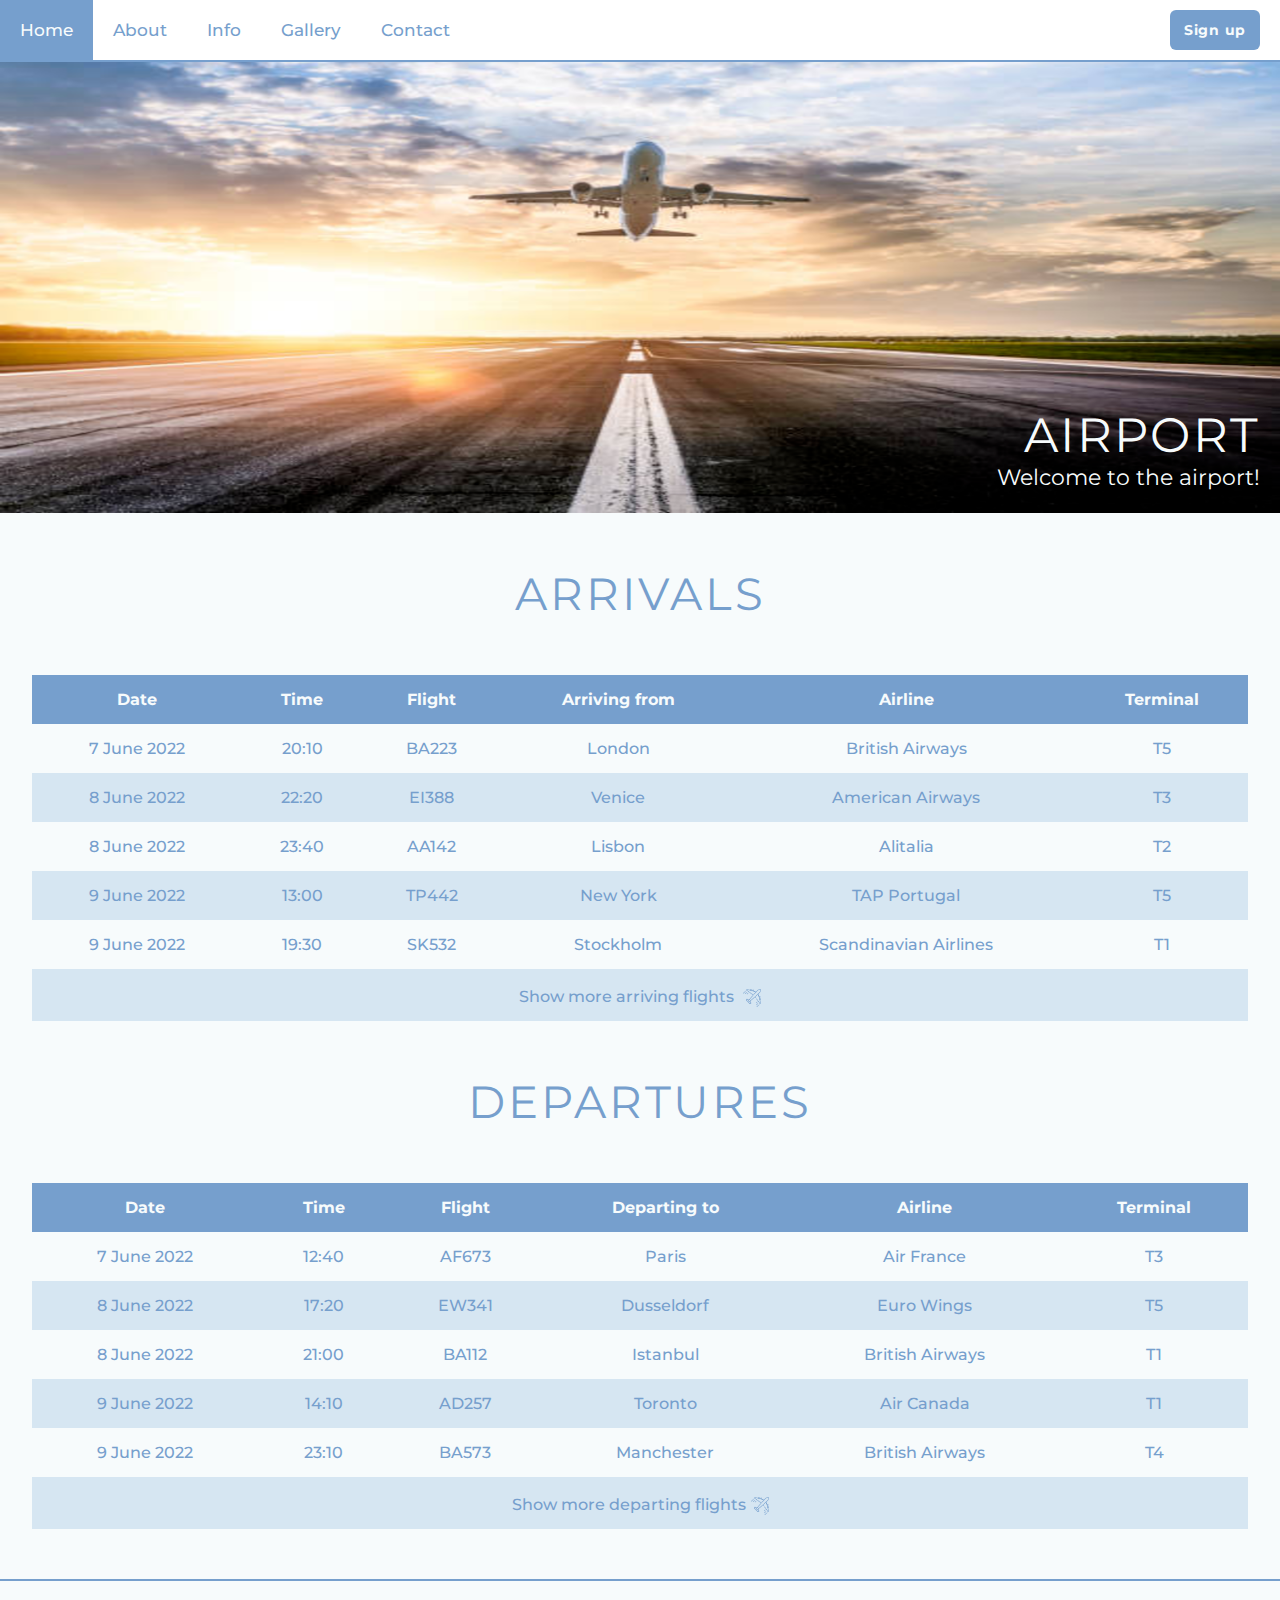
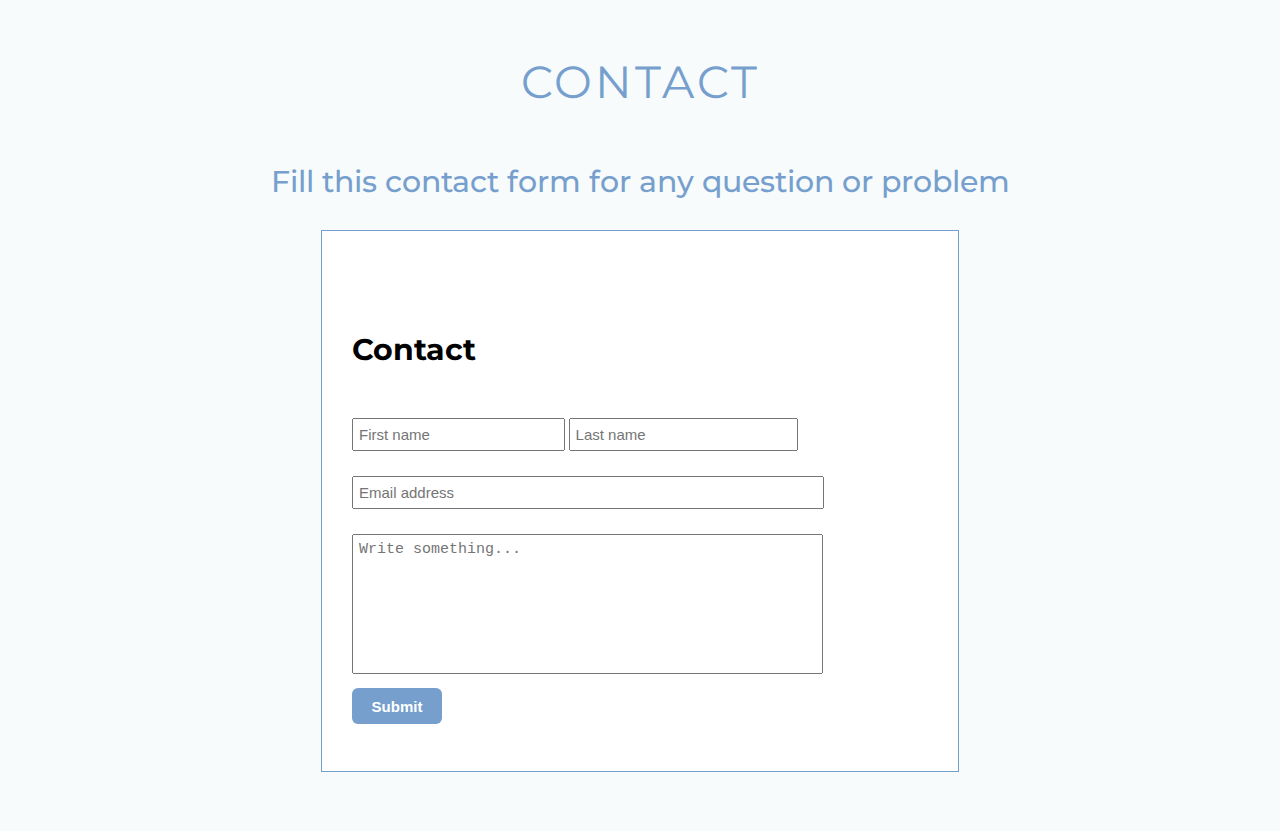
<file: index.html>
<!DOCTYPE html>
<html lang="en">
<head>
    <meta charset="UTF-8">
    <meta http-equiv="X-UA-Compatible" content="IE=edge">
    <meta name="viewport" content="width=device-width, initial-scale=1.0">
    <title>Document</title>
    <link rel="preconnect" href="https://fonts.googleapis.com">
<link rel="preconnect" href="https://fonts.gstatic.com" crossorigin>
<link href="https://fonts.googleapis.com/css2?family=League+Gothic&family=Montserrat:ital,wght@0,100;0,200;0,300;0,400;0,500;0,600;0,700;0,800;0,900;1,100;1,200;1,300;1,400;1,500;1,600;1,700;1,800;1,900&display=swap" rel="stylesheet">
    <link rel="stylesheet" href="index.css">
</head>
<body>
    <div class="container">
        <header>
            <ul class="nav">
                <li><a class="index" href="index.html">Home</a></li>
                <li><a class="index" href="about.html">About</a></li>
                <li><a class="index" href="info.html">Info</a></li>
                <li><a class="index" href="gallery.html">Gallery</a></li>
                <li><a class="index" href="#contact">Contact</a></li>
                <li class="btn-list"><a class="btn" href="signup.html">Sign up</a></li>
              </ul>              
        </header>

<div class="hero">
            <img class="hero-bg" src="istockphoto-1225840727-612x612.png" alt="">
            <p class="about-hero">AIRPORT</p>
            <p class="longway">Welcome to the airport!</p>
        </div>


        <div class="tables">
            <div class="arrivals">
                <p class="tabletitle">ARRIVALS</p>
                <table class="table">
                    <tr>
                        <th>Date</th>
                        <th>Time</th>
                        <th>Flight</th>
                        <th>Arriving from</th>
                        <th>Airline</th>
                        <th>Terminal</th>
                    </tr>
                    <tr>
                        <td>7 June 2022</td>
                        <td>20:10</td>
                        <td>BA223</td>
                        <td>London</td>
                        <td>British Airways</td>
                        <td>T5</td>
                    </tr>
                    <tr>
                        <td>8 June 2022</td>
                        <td>22:20</td>
                        <td>EI388</td>
                        <td>Venice</td>
                        <td>American Airways</td>
                        <td>T3</td>
    
    
                    </tr>
                    <tr>
                        <td>8 June 2022</td>
                        <td>23:40</td>
                        <td>AA142</td>
                        <td>Lisbon</td>
                        <td>Alitalia</td>
                        <td>T2</td>
                    </tr>
                    <tr>
                        <td>9 June 2022</td>
                        <td>13:00</td>
                        <td>TP442</td>
                        <td>New York</td>
                        <td>TAP Portugal</td>
                        <td>T5</td>
    
                    </tr>
                    <tr>
                        <td>9 June 2022</td>
                        <td>19:30</td>
                        <td>SK532</td>
                        <td>Stockholm</td>
                        <td>Scandinavian Airlines</td>
                        <td>T1</td>
                    </tr>
                    <tr>
                        <td colspan="6"><span class="more-flights">Show more arriving flights <img class="plane-icon" src="airplane (1).png" alt=""></span></td>
                    </tr>
                </table>
            </div>
    
            <div class="arrivals">
                <p class="tabletitle">DEPARTURES</p>
                <table class="table">
                    <tr>
                        <th>Date</th>
                        <th>Time</th>
                        <th>Flight</th>
                        <th>Departing to</th>
                        <th>Airline</th>
                        <th>Terminal</th>
                    </tr>
                    <tr>
                        <td>7 June 2022</td>
                        <td>12:40</td>
                        <td>AF673</td>
                        <td>Paris</td>
                        <td>Air France</td>
                        <td>T3</td>
                    </tr>
                    <tr>
                        <td>8 June 2022</td>
                        <td>17:20</td>
                        <td>EW341</td>
                        <td>Dusseldorf</td>
                        <td>Euro Wings</td>
                        <td>T5</td>
    
    
                    </tr>
                    <tr>
                        <td>8 June 2022</td>
                        <td>21:00</td>
                        <td>BA112</td>
                        <td>Istanbul</td>
                        <td>British Airways</td>
                        <td>T1</td>
                    </tr>
                    <tr>
                        <td>9 June 2022</td>
                        <td>14:10</td>
                        <td>AD257</td>
                        <td>Toronto</td>
                        <td>Air Canada</td>
                        <td>T1</td>
    
                    </tr>
                    <tr>
                        <td>9 June 2022</td>
                        <td>23:10</td>
                        <td>BA573</td>
                        <td>Manchester</td>
                        <td>British Airways</td>
                        <td>T4</td>
                    </tr>
                        <tr>
                            <td colspan="6"><span class="more-flights">Show more departing flights<img class="plane-icon" src="airplane (1).png" alt=""></span> </td>
                        </tr>
                </table>
            </div>        
        
        </div>

        <div id="contact" class="contact">
            <p class="title">CONTACT</p>
            <p class="subtitle">Fill this contact form for any question or problem</p>
            <div class="contactform">
                <p class="contactform-title">Contact</p>
                <form action="info.html" method="POST">
                    <input class="firstname" type="text" name="first-name" placeholder="First name" required>
                    <input class="lastname" type="text" name="last-name" placeholder="Last name" required>
                    <input class="email" type="email" name="email" placeholder="Email address" required>
                    <textarea class="subject" name="subject" placeholder="Write something..." required></textarea>
                    <input class="submit" type="submit" value="Submit">
                </form>
            </div>
        </div>
        
    </div>
</body>
</html>
</file>
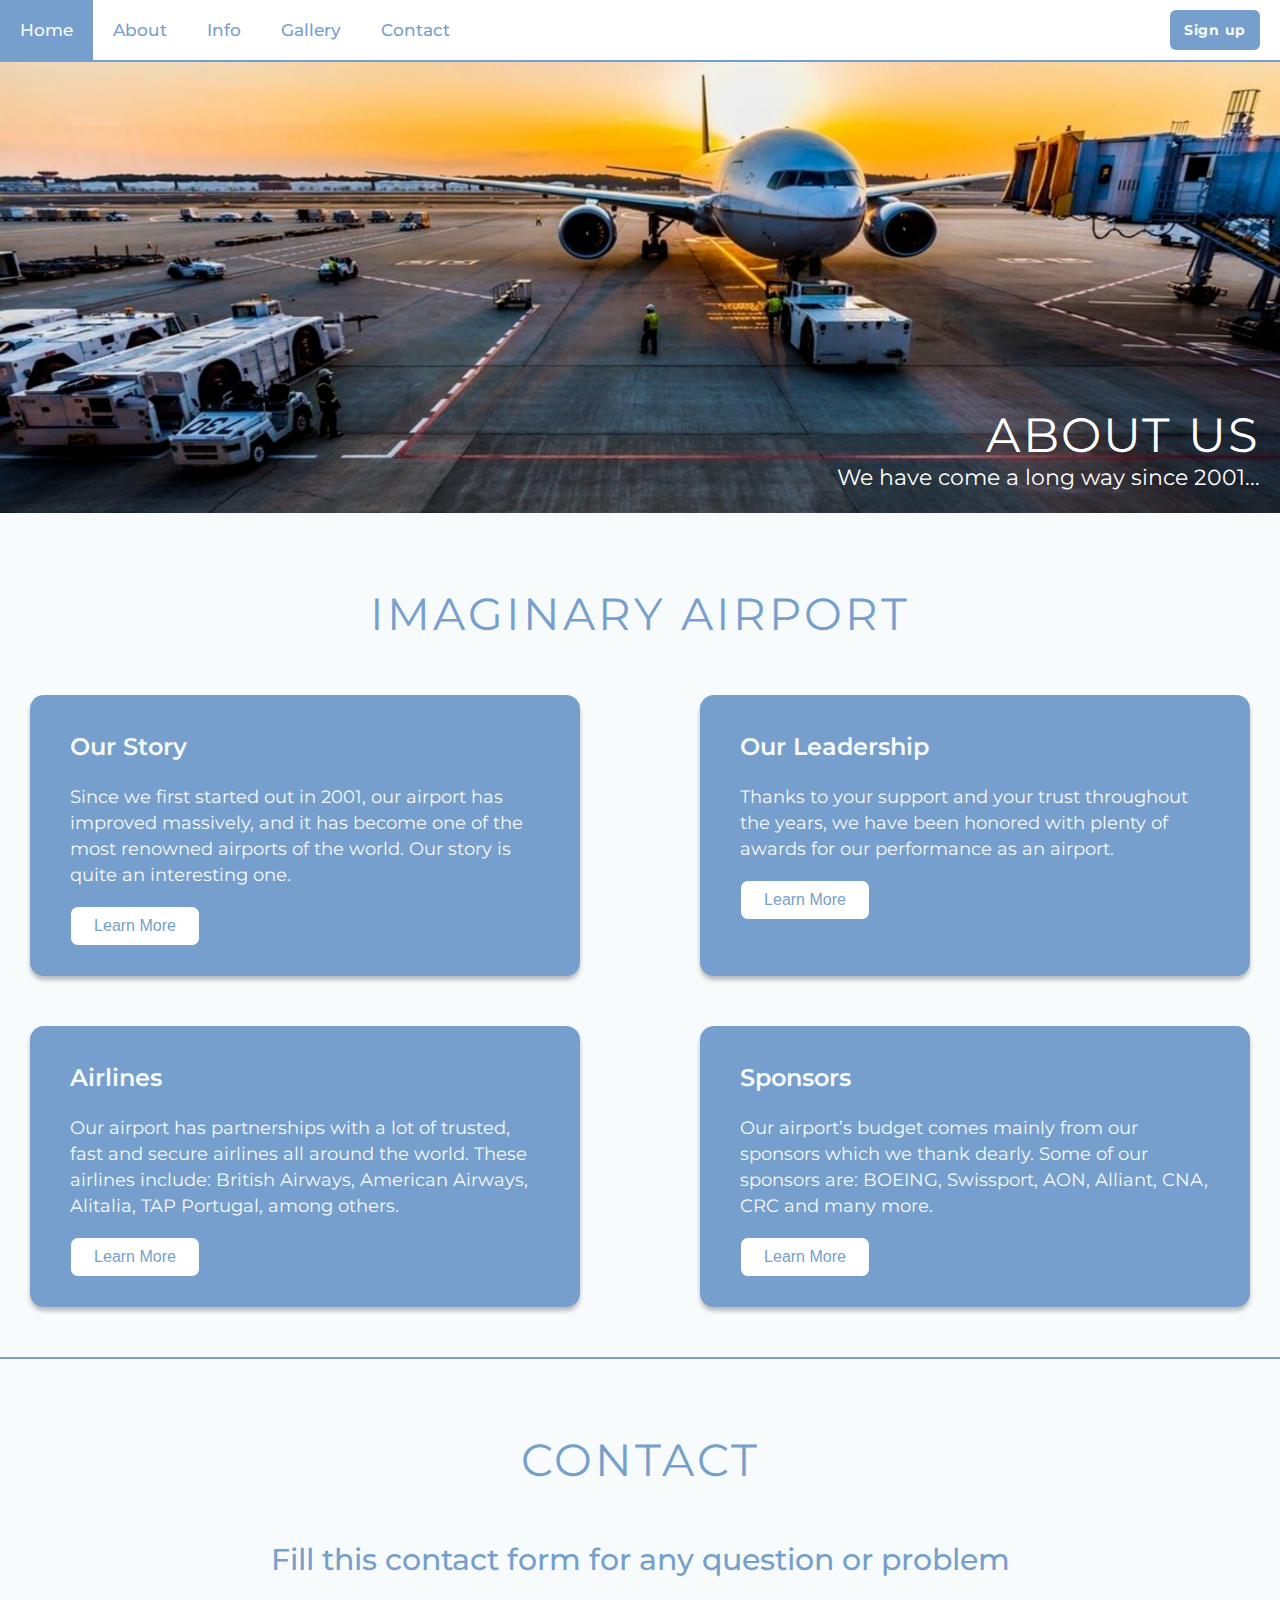
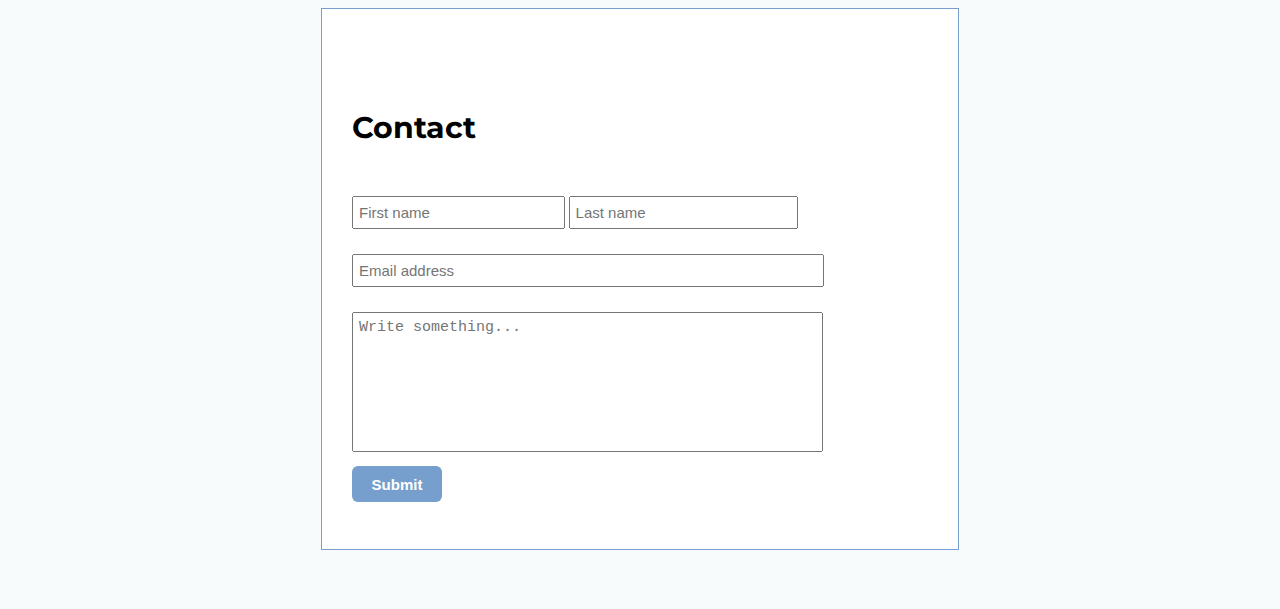
<file: about.html>
<!DOCTYPE html>
<html lang="en">
<head>
    <meta charset="UTF-8">
    <meta http-equiv="X-UA-Compatible" content="IE=edge">
    <meta name="viewport" content="width=device-width, initial-scale=1.0"> 
    <title>Document</title>
    <link rel="preconnect" href="https://fonts.googleapis.com">
<link rel="preconnect" href="https://fonts.gstatic.com" crossorigin>
<link href="https://fonts.googleapis.com/css2?family=League+Gothic&family=Montserrat:ital,wght@0,100;0,200;0,300;0,400;0,500;0,600;0,700;0,800;0,900;1,100;1,200;1,300;1,400;1,500;1,600;1,700;1,800;1,900&display=swap" rel="stylesheet">
    <link rel="stylesheet" href="about.css">
</head>
<body>
    <div class="container">
        <header>
            <ul class="nav">
                <li><a class="index" href="index.html">Home</a></li>
                <li><a class="index" href="about.html">About</a></li>
                <li><a class="index" href="info.html">Info</a></li>
                <li><a class="index" href="gallery.html">Gallery</a></li>
                <li><a class="index" href="#contact">Contact</a></li>
                <li class="btn-list"><a class="btn" href="signup.html">Sign up</a></li>
              </ul>              
        </header>



        <div class="hero">
            <img class="hero-bg" src="airpotrt.png" alt="">
            <p class="about-hero">ABOUT US</p>
            <p class="longway">We have come a long way since 2001...</p>
        </div>

        <div class="about">
 
            <p class="title">IMAGINARY AIRPORT</p>
            <div class="aboutus">
                <div class="story-leadership">
                    <div class="story">
                        <p class="about-title">Our Story</p>
                        <p class="about-p" >Since we first started out in 2001, our airport has improved massively, and it has become one of the most renowned airports of the world. Our story is quite an interesting one.</p>
                        <button class="btn2">Learn More</button>
                    </div>
                    <div class="leadership">
                        <p class="about-title">Our Leadership</p>
                        <p class="about-p">Thanks to your support and your trust throughout the years, we have been honored with plenty of awards for our performance as an airport.</p>
                        <button class="btn2">Learn More</button>
                    </div>
                   
                </div>
                <div class="belief-awards">
                    <div class="belief">
                        <p class="about-title">Airlines</p>
                        <p class="about-p">Our airport has partnerships with a lot of trusted, fast and secure airlines all around the world. These airlines include: British Airways, American Airways, Alitalia, TAP Portugal, among others.</p>
                        <button class="btn2">Learn More</button>
                    </div>
                    <div class="awards">
                        <p class="about-title">Sponsors</p>
                        <p class="about-p">Our airport’s budget comes mainly from our sponsors which we thank dearly. Some of our sponsors are: BOEING, Swissport, AON, Alliant, CNA, CRC and many more.</p>
                        <button class="btn2">Learn More</button>
                    </div>
                </div>
            </div>
        </div>

        <div id="contact" class="contact">
            <p class="title">CONTACT</p>
            <p class="subtitle">Fill this contact form for any question or problem</p>
            <div class="contactform">
                <p class="contactform-title">Contact</p>
                <form action="info.html" method="POST">
                    <input class="firstname" type="text" name="first-name" placeholder="First name" required>
                    <input class="lastname" type="text" name="last-name" placeholder="Last name" required>
                    <input class="email" type="email" name="email" placeholder="Email address" required>
                    <textarea class="subject" name="subject" placeholder="Write something..." required></textarea>
                    <input class="submit" type="submit" value="Submit">
                </form>
            </div>
        </div>
    </div>
</file>
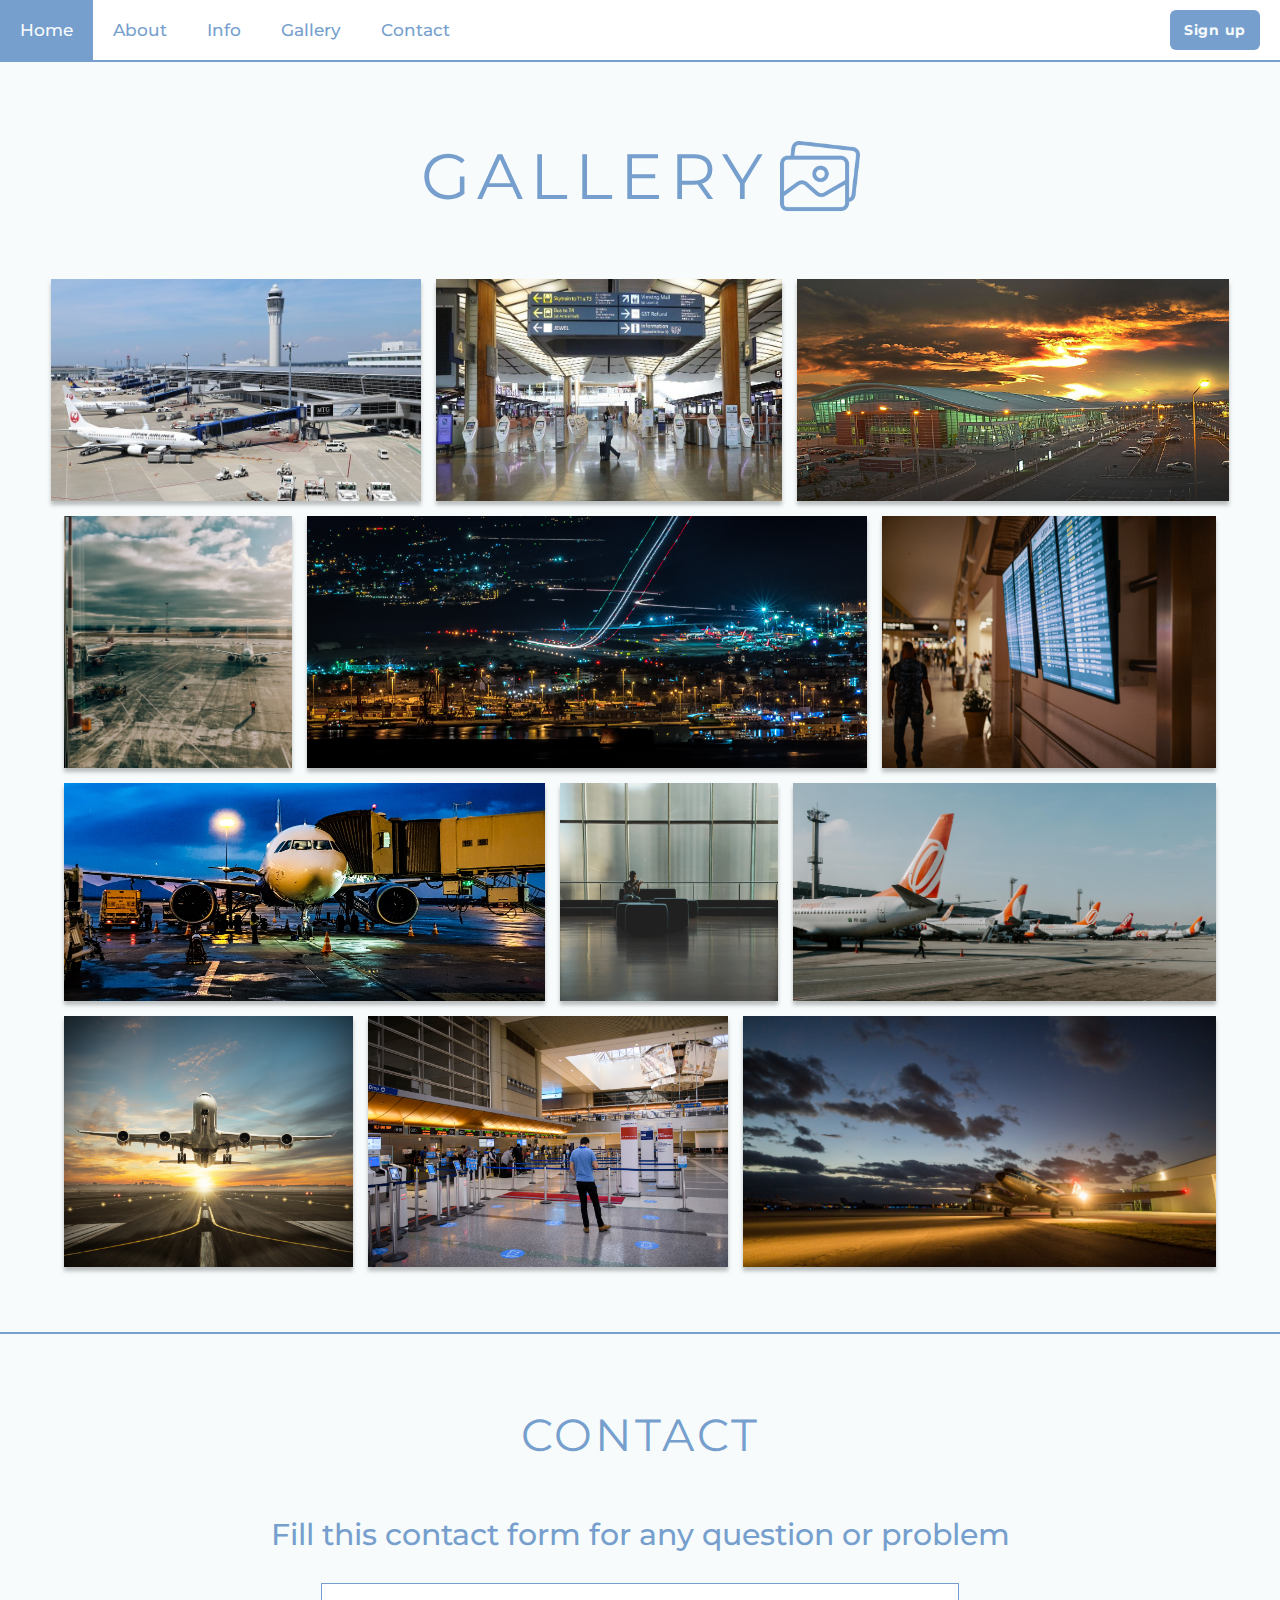
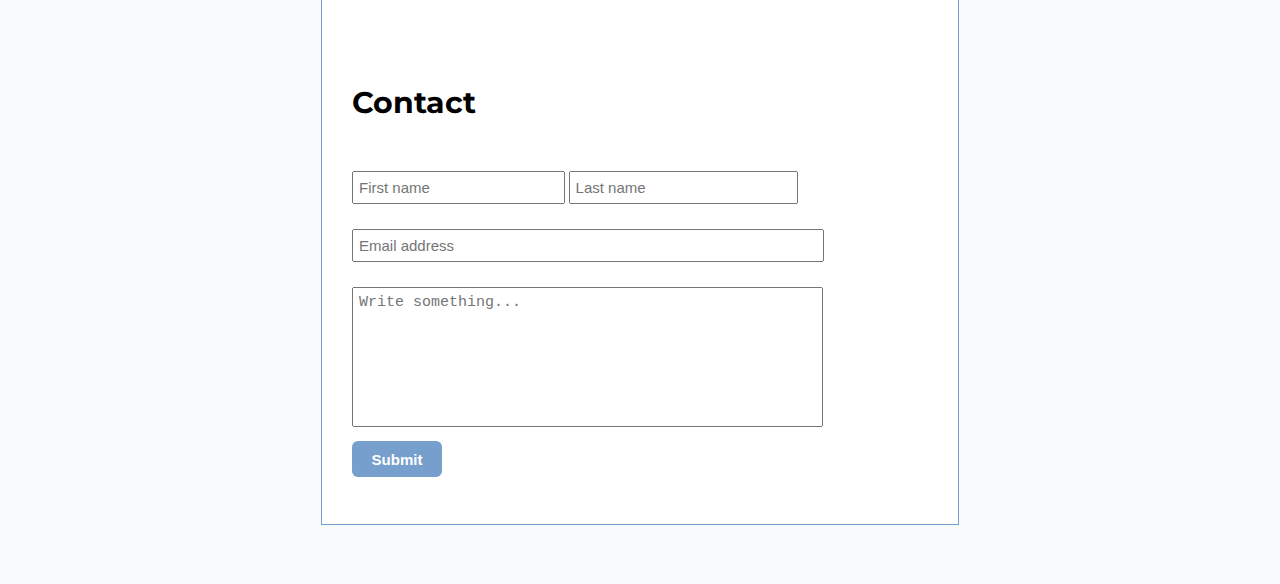
<file: gallery.html>
<!DOCTYPE html>
<html lang="en">
<head>
    <meta charset="UTF-8">
    <meta http-equiv="X-UA-Compatible" content="IE=edge">
    <meta name="viewport" content="width=device-width, initial-scale=1.0">
    <title>Document</title>
    <link rel="preconnect" href="https://fonts.googleapis.com">
<link rel="preconnect" href="https://fonts.gstatic.com" crossorigin>
<link href="https://fonts.googleapis.com/css2?family=League+Gothic&family=Montserrat:ital,wght@0,100;0,200;0,300;0,400;0,500;0,600;0,700;0,800;0,900;1,100;1,200;1,300;1,400;1,500;1,600;1,700;1,800;1,900&display=swap" rel="stylesheet">
    <link rel="stylesheet" href="gallery.css">
</head>
<body>
    <div class="container">

        <header>
            <ul class="nav">
                <li><a class="index" href="index.html">Home</a></li>
                <li><a class="index" href="about.html">About</a></li>
                <li><a class="index" href="info.html">Info</a></li>
                <li><a class="index" href="gallery.html">Gallery</a></li>
                <li><a class="index" href="#contact">Contact</a></li>
                <li class="btn-list"><a class="btn" href="signup.html">Sign up</a></li>
              </ul>              
        </header>

    </div>
    <div class="gallery">
        <div class="title-icon">
            <p class="gallery-title">GALLERY</p>
            <img class="icon" src="gallery (1).png" alt="">
        </div>
            <div class="photosrow1">
                    <img class="photo1" src="airportpic4.jpg" alt="">
                    <img class="photo2" src="airportpic1.jpg" alt="">
                    <img class="photo3" src="airportpic5.jpg" alt="">
            </div>
            <div class="photosrow2">
                    <img class="photo4" src="airportpic9.jpg" alt="">
                    <img class="photo5" src="airportpic10.jpg" alt="">
                    <img class="photo6" src="airportpic12.jpg" alt="">
            </div>
            <div class="photosrow3">
                    <img class="photo7" src="airportpic11.jpg" alt="">
                    <img class="photo8" src="airportpic6.jpg" alt="">
                    <img class="photo9" src="airport7.jpg" alt="">
            </div>
            <div class="photosrow4">
                    <img class="photo10" src="airportpic3.jpg" alt="">
                    <img class="photo11" src="airportpic2.jpg" alt="">
                    <img class="photo12" src="airportpic8.jpg" alt="">
            </div>
    </div>

    <div id="contact" class="contact">
        <p class="title">CONTACT</p>
        <p class="subtitle">Fill this contact form for any question or problem</p>
        <div class="contactform">
            <p class="contactform-title">Contact</p>
            <form action="info.html" method="POST">
                <input class="firstname" type="text" name="first-name" placeholder="First name" required>
                <input class="lastname" type="text" name="last-name" placeholder="Last name" required>
                <input class="email" type="email" name="email" placeholder="Email address" required>
                <textarea class="subject" name="subject" placeholder="Write something..." required></textarea>
                <input class="submit" type="submit" value="Submit">
            </form>
        </div>
    </div>
</body>
</html>
</file>
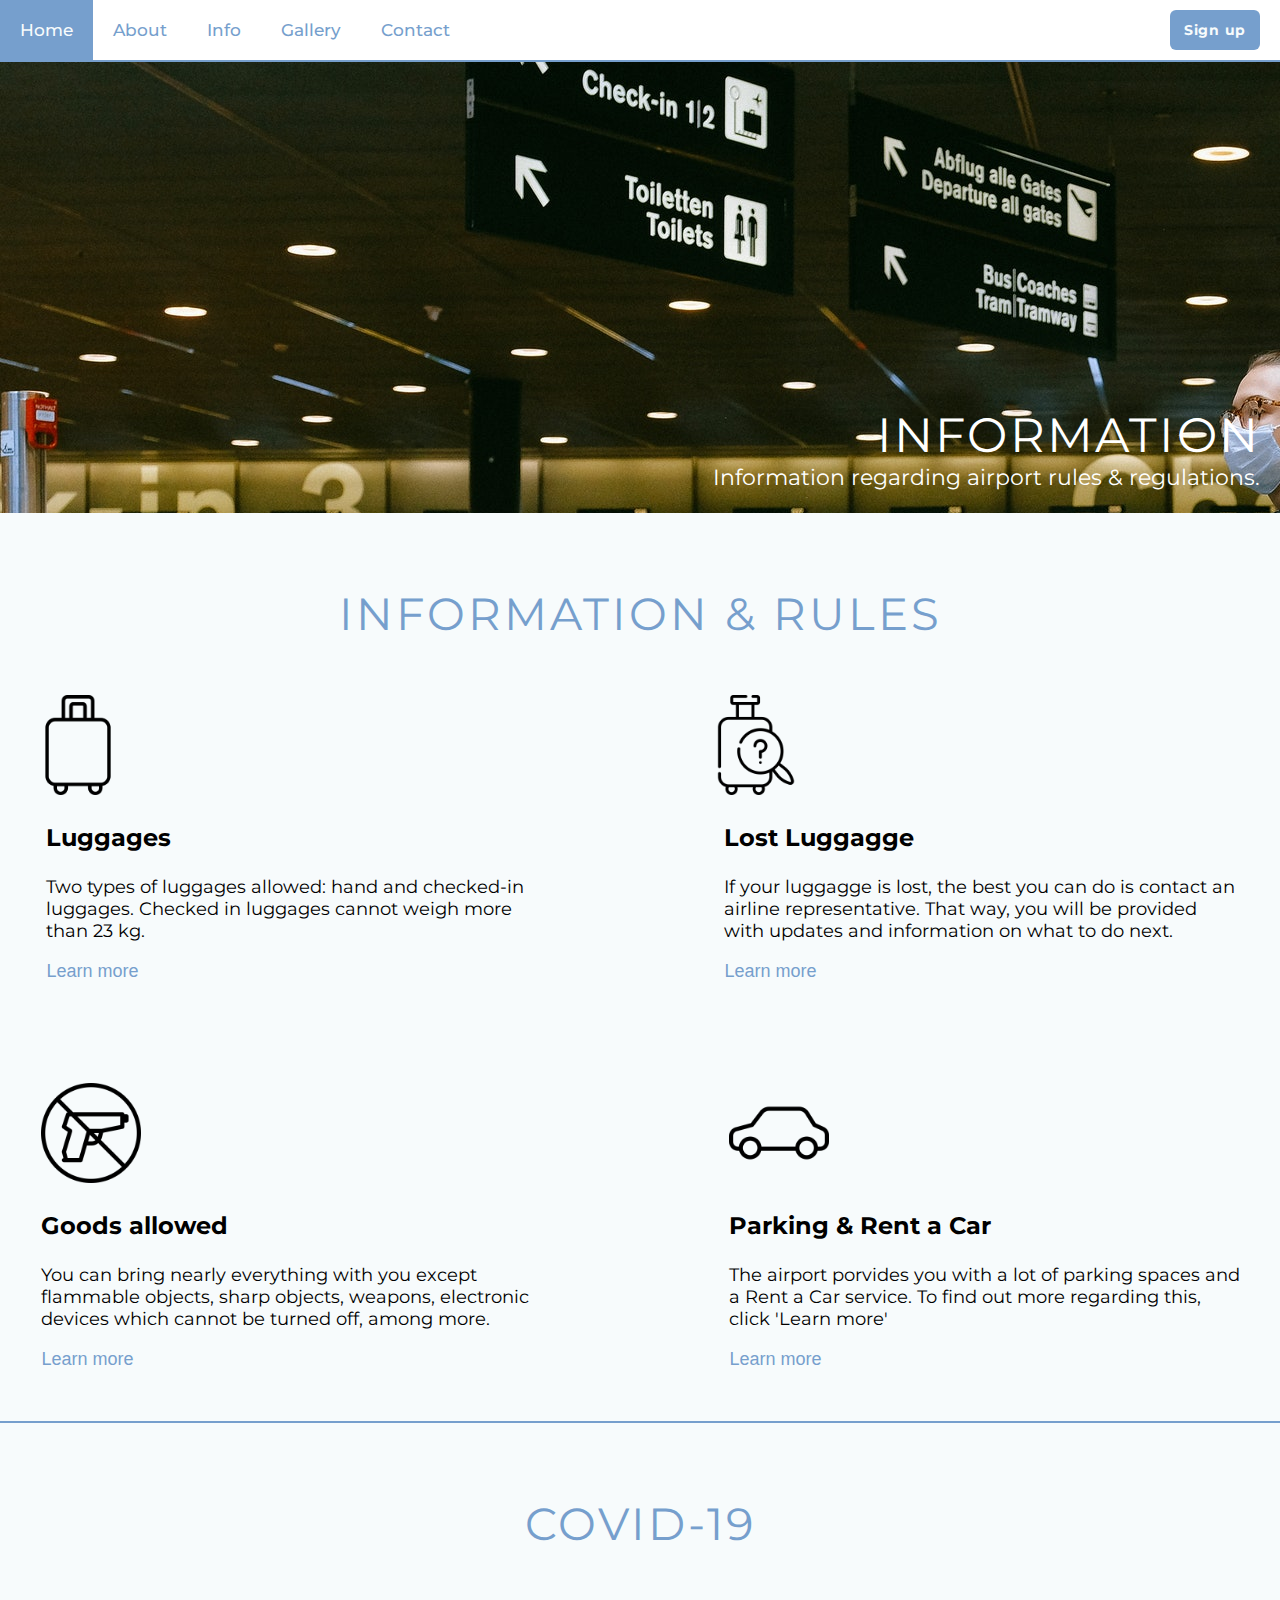
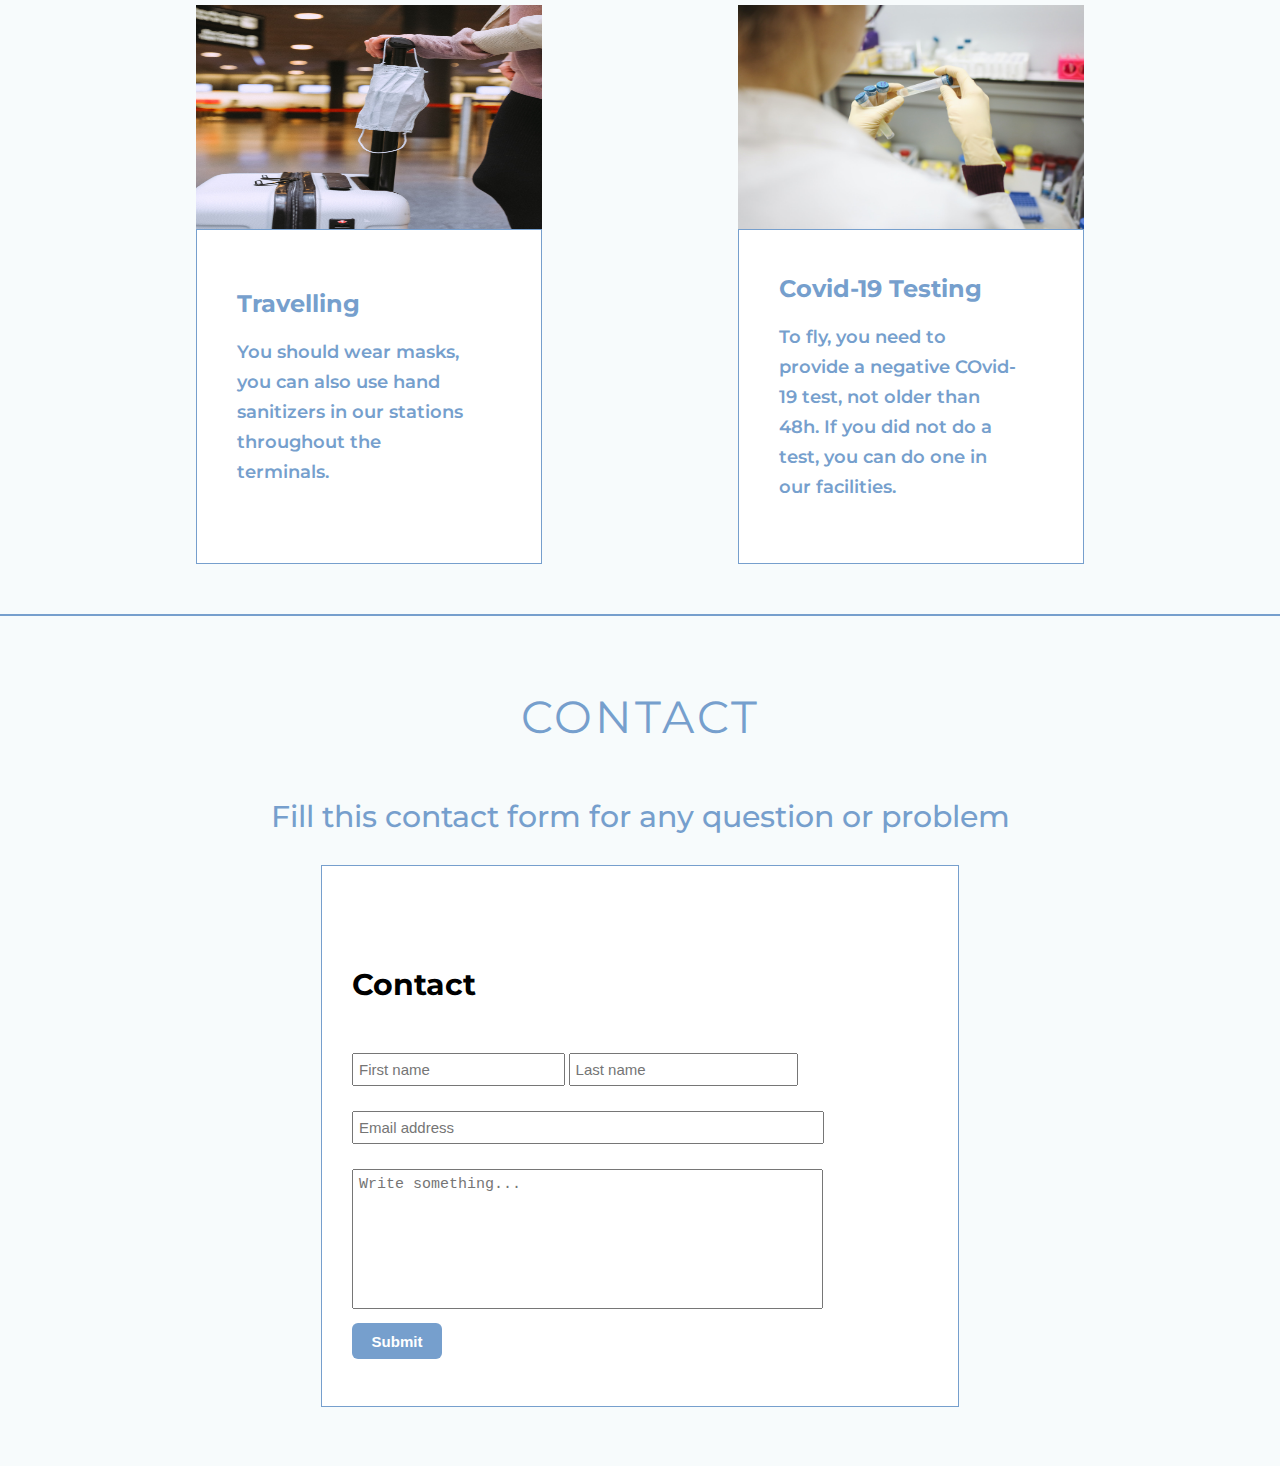
<file: info.html>
<!DOCTYPE html>
<html lang="en">
<head>
    <meta charset="UTF-8">
    <meta http-equiv="X-UA-Compatible" content="IE=edge">
    <meta name="viewport" content="width=device-width, initial-scale=1.0">
    <title>Document</title>
    <link rel="preconnect" href="https://fonts.googleapis.com">
<link rel="preconnect" href="https://fonts.gstatic.com" crossorigin>
<link href="https://fonts.googleapis.com/css2?family=League+Gothic&family=Montserrat:ital,wght@0,100;0,200;0,300;0,400;0,500;0,600;0,700;0,800;0,900;1,100;1,200;1,300;1,400;1,500;1,600;1,700;1,800;1,900&display=swap" rel="stylesheet">
    <link rel="stylesheet" href="info.css">
</head>
<body>
    <div class="container">
        <header>
            <ul class="nav">
                <li><a class="index" href="index.html">Home</a></li>
                <li><a class="index" href="about.html">About</a></li>
                <li><a class="index" href="info.html">Info</a></li>
                <li><a class="index" href="gallery.html">Gallery</a></li>
                <li><a class="index" href="#contact">Contact</a></li>
                <li class="btn-list"><a class="btn" href="signup.html">Sign up</a></li>
              </ul>              
        </header>
        <div class="hero">
            <p class="about-hero">INFORMATION</p>
            <p class="longway">Information regarding airport rules & regulations.</p>
        </div>
        <div class="info">
            <p class="title">INFORMATION & RULES</p>

            <div class="luggagges-div">
                <div class="luggagges">
                    <img class="luggagges-icon" src="suitcase.png" alt="">
                    <p class="title2">Luggages</p>
                    <p class="paragraph">Two types of luggages allowed: hand and checked-in <br> luggages. Checked in luggages cannot weigh more <br> than 23 kg.</p>
                    <button class="learn-more">Learn more</button>
                </div>
    
                <div class="lost-luggage">
                    <img class="lost-luggagge-icon" src="lost.png" alt="">
                    <p class="title2">Lost Luggagge</p>
                    <p class="paragraph">If your luggagge is lost, the best you can do is contact an <br> airline representative. That way, you will be provided <br> with updates and information on what to do next.</p>
                    <button class="learn-more">Learn more</button>
                </div>
            </div>

            <div class="goods-car">
                <div class="goods">
                    <img class="goods-icon" src="gun.png" alt="">
                    <p class="title2">Goods allowed</p>
                    <p class="paragraph">You can bring nearly everything with you except <br> flammable objects, sharp objects, weapons, electronic <br> devices which cannot be turned off, among more.</p>
                    <button class="learn-more">Learn more</button>
                </div>
    
                <div class="car">
                    <img class="car-icon" src="car.png" alt="">
                    <p class="title2">Parking & Rent a Car</p>
                    <p class="paragraph">The airport porvides you with a lot of parking spaces and <br> a Rent a Car service. To find out more regarding this, <br> click 'Learn more'</p>
                    <button class="learn-more">Learn more</button>
                </div>
            </div>
        </div>
        <div class="covid">
            <p class="title">COVID-19</p>
            <div class="covid19">
                <div class="travelling travelling1">
                    <div class="pic">
                        <img class="mask" src="pexels-anna-shvets-3943885.jpg" alt="">
                    </div>
                    <div class="content">
                        <p class="covid-subtitle">Travelling</p>
                        <p class="covid-p">You should wear masks, you can also use hand sanitizers in our stations throughout the terminals.</p>
                    </div>
        
                </div>
        
                <div class="travelling travelling2">
                    <div class="pic">
                        <img class="mask" src="pexels-polina-tankilevitch-3735747.jpg" alt="">
                    </div>
                    <div class="content">
                        <p class="covid-subtitle">Covid-19 Testing</p>
                        <p class="covid-p">To fly, you need to provide a negative COvid-19 test, not older than 48h. If you did not do a test, you can do one in our facilities.</p>
                    </div>
        
                </div>
            </div>  
        </div>
        
  
    <div id="contact" class="contact">
        <p class="title">CONTACT</p>
        <P class="subtitle">Fill this contact form for any question or problem</p>
        <div class="contactform">
            <p class="contactform-title">Contact</p>
            <form action="info.html" method="POST">
                <input class="firstname" type="text" name="first-name" placeholder="First name" required>
                <input class="lastname" type="text" name="last-name" placeholder="Last name" required>
                <input class="email" type="email" name="email" placeholder="Email address" required>
                <textarea class="subject" name="subject" placeholder="Write something..." required></textarea>
                <input class="submit" type="submit" value="Submit">
            </form>
        </div>
    </div>
        
    </div>
</body>
</html>
</file>
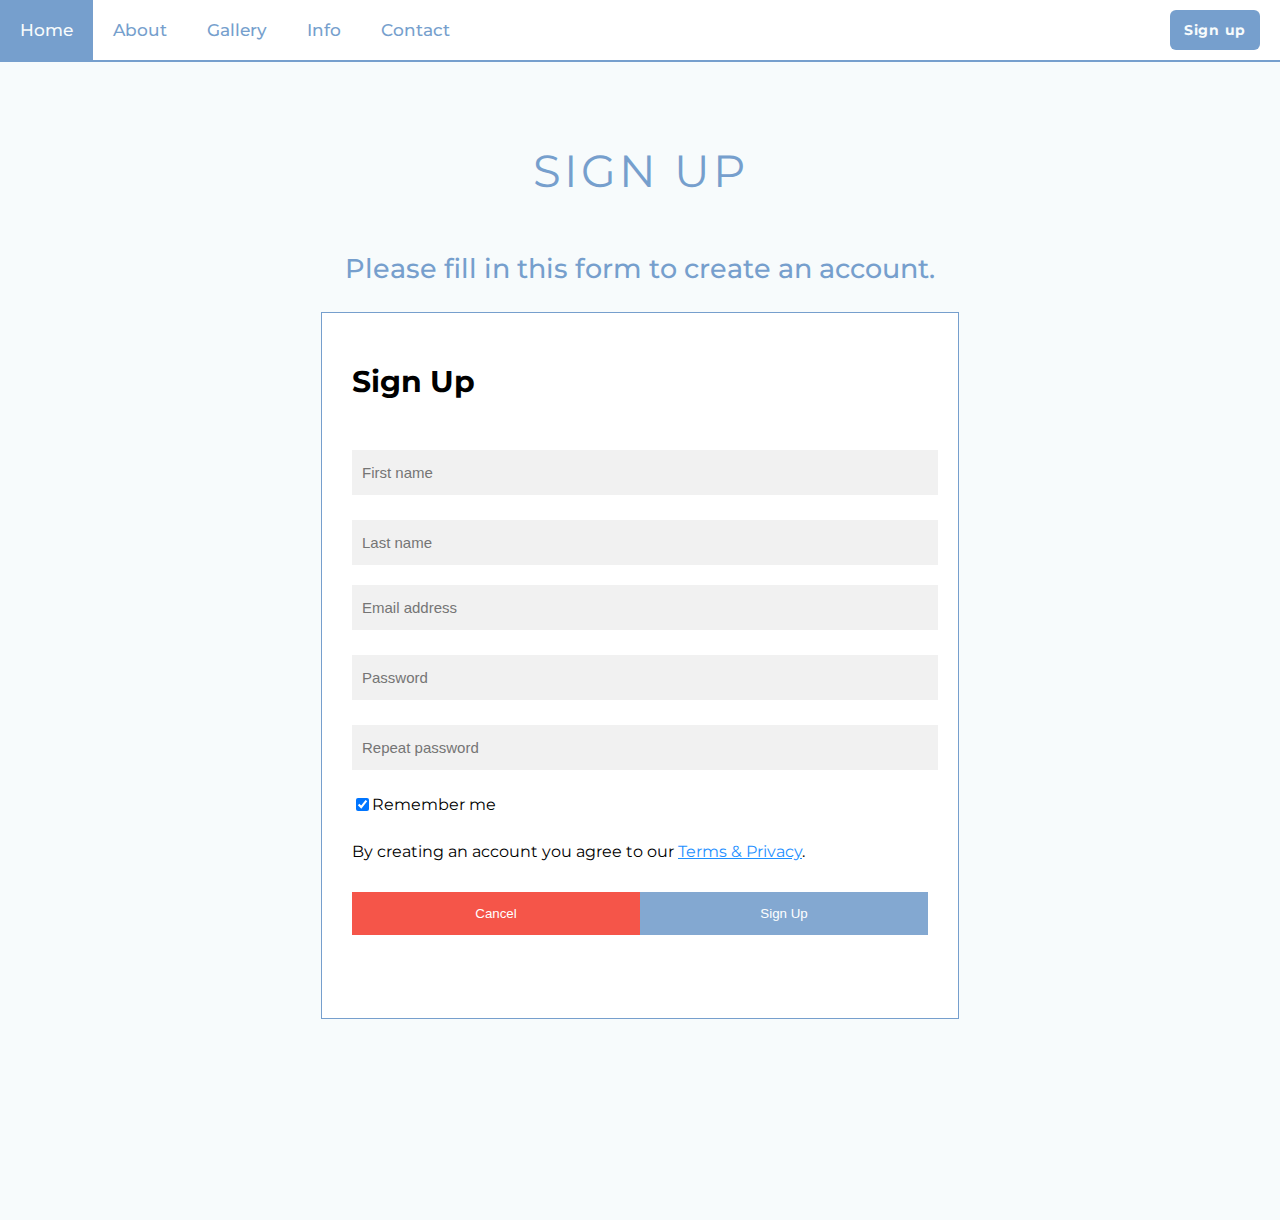
<file: signup.html>
<!DOCTYPE html>
<html lang="en">
<head>
    <meta charset="UTF-8">
    <meta http-equiv="X-UA-Compatible" content="IE=edge">
    <meta name="viewport" content="width=device-width, initial-scale=1.0">
    <title>Document</title>
    <link rel="preconnect" href="https://fonts.googleapis.com">
    <link rel="preconnect" href="https://fonts.gstatic.com" crossorigin>
    <link href="https://fonts.googleapis.com/css2?family=League+Gothic&family=Montserrat:ital,wght@0,100;0,200;0,300;0,400;0,500;0,600;0,700;0,800;0,900;1,100;1,200;1,300;1,400;1,500;1,600;1,700;1,800;1,900&display=swap" rel="stylesheet">
    <link rel="stylesheet" href="signup.css">
</head>
<body>
    <div class="container">
        <header>
            <ul class="nav">
                <li><a class="index" href="index.html">Home</a></li>
                <li><a class="index" href="about.html">About</a></li>
                <li><a class="index" href="gallery.html">Gallery</a></li>
                <li><a class="index" href="info.html">Info</a></li>
                <li><a class="index" href="#contact">Contact</a></li>
                <li class="btn-list"><a class="btn" href="signup.html">Sign up</a></li>
              </ul>              
        </header>
    
        <div id="contact" class="contact">
            <p class="title">SIGN UP</p>
            <p class="subtitle">Please fill in this form to create an account.
            </p>
            <div class="contactform">
                <p class="contactform-title">Sign Up</p>
                <form action="info.html" method="POST">
                    <div class="fl">
                        <input class="firstname" type="text" name="first-name" placeholder="First name" required>
                        <input class="lastname" type="text" name="last-name" placeholder="Last name" required>
                    </div>
                    <input class="email" type="email" name="email" placeholder="Email address" required>
                    <input class="password" type="password" name="password" placeholder="Password" required>
                    <input class="password" type="password" name="password" placeholder="Repeat password" required>
                
                      <label class="checkbox">
                        <input  type="checkbox" checked="checked" name="remember" style="margin-bottom:15px"> Remember me
                      </label>
                      
                      <p>By creating an account you agree to our <a href="#" style="color:dodgerblue">Terms & Privacy</a>.</p>
                  
                      <div class="clearfix">
                        <button type="button" class="cancelbtn">Cancel</button>
                        <button type="submit" class="signupbtn">Sign Up</button>
                      </div>
                </form>
            </div>
        </div>
    </div>

    
</body>
</html>
</file>
<file: index.css>
body {
    width: 100%;
    background-color: #F7FBFC;
    margin: 0px;
    font-family: 'League Gothic', sans-serif;
    font-family: 'Montserrat', sans-serif;
}

.container {
    display: flex;
    flex-direction: column;
}

.nav {
    list-style-type: none;
    margin: 0;
    padding: 0;
    overflow: hidden;
    background-color: white;
    width: 100%;
    height: 60px;
    position: relative;
    display: flex;
    align-items: center;
    font-size: 17px;
    position: fixed;
    z-index: 1;
    border-bottom: #769FCD 2px solid;
    font-weight: 500;
}
  
li {
    float: left;
}
  
.index {
    display: block;
    color: #769FCD;
    text-align: center;
    padding: 20px;
    text-decoration: none;
    float: left;
}

.index:hover {
    background-color: #769FCD;
    color: #F7FBFC;
}

.btn-list  {
    margin-left: auto;
}

.btn {
    display: flex;
    align-items: center;
    justify-content: center;
    text-decoration: none;
    border: none;
    background-color: #769FCD;
    color: #F7FBFC;
    border-radius: 6px;
    font-size: 14px;
    width: 90px;
    height: 40px;
    margin-right: 20px;
    font-weight: 700;
    letter-spacing: .7px;
}


.about-hero {
    letter-spacing: 2.2px;
    font-size: 48px;
    color: #F7FBFC;
    margin-right: 20px;
    margin-bottom: 0px;
}

.longway {
    color: #F7FBFC;
    margin-right: 20px;
    margin-top: 0px;
    font-size: 22px;
}

.hero {
    width: 100%;
    position: relative;
    height: 513px;
    display: flex;
    flex-direction: column;
    justify-content: flex-end;
    align-items: flex-end;
    margin-bottom: 0;
}

.hero-bg {
    width: 100%;
    height: 513px;
    position: absolute;
    z-index: -1;
}

.arrivals {
    display: flex;
    flex-direction: column;
    align-items: center;
}

.table {
    border-collapse: collapse;
    width: 95%;
}

.tables {
    padding-bottom: 50px;
    border-bottom: #769FCD 2px solid;
}

.tabletitle {
    font-size: 45px;
    letter-spacing: 3px;
    color: #769FCD;
    line-height: 72px;
    text-align: center;
    font-weight: 400;
}


.table td {
    padding: 15px;
    text-align: center;
    color: #769FCD;
}

.table th {
    padding: 15px;
    text-align: center;
    background-color: #769FCD;
    color: #F7FBFC;
}

.table tr:nth-child(even) {
    background-color: #F7FBFC;
    color: #F7FBFC;
    font-weight: 500;
}

.table tr:nth-child(odd) {
    background-color: #D6E6F2;
    font-weight: 500;
}

.arrivals {
    text-align: center;
    font-weight: 700;
}

.more-flights:hover {
    cursor: pointer;
}

.plane-icon {
    position: relative;
    top: 05px;
    margin-left: 5px;
    width: 18px;
    height: 18px;
}

.title2 {
    font-size: 24px;
    font-weight: bold;
}

.paragraph {
    font-size: 18px;
}

.contact {
    display: flex;
    flex-direction: column;
    align-items: center;
    width: 100%;
    height: 800px;
    background-color: #F7FBFC;
    align-self: center;
    padding-bottom: 50px;
}

.subtitle {
    font-size: 30px;
    color: #769FCD;
    margin-top: 0px;
    font-weight: 500;
    padding-right: 10px;
    padding-left: 10px;
    text-align: center;
}

.contactform {
    background-color: white;
    width: 45%;
    height: 55%;
    padding-left: 30px;
    padding-right: 30px;
    padding-top: 100px;
    border: 1px solid #769FCD;
}

.contactform-title {
    font-weight: bold;
    font-size: 30px;
    margin-bottom: 50px;
    margin-top: 0px;
}

.firstname {
    font-size: 15px;
    padding-top: 6px;
    padding-bottom: 6px;
    margin-bottom: 25px;
    width: 35%;
    padding-left: 5px;
}

.lastname {
    font-size: 15px;
    padding-top: 6px;
    padding-bottom: 6px;
    padding-left: 5px;
    width: 38%;
}

.email {
    font-size: 15px;
    padding-top: 6px;
    padding-bottom: 6px;
    display: inline-block;
    margin-bottom: 25px;
    width: 80%;
    padding-left: 5px;
}

.subject {
    font-size: 15px;
    display: inline-block;
    width: 80%;
    height: 120px;
    text-align: left;
    padding-left: 6px;
    padding-top: 6px;
    height: 130px;
    resize: none;
}

.submit {
    display: block;
    color: white;
    border: none;
    text-decoration: none;
    text-align: center;
    background-color: #769FCD;
    border-radius: 6px;
    font-size: 15px;
    width: 90px;
    height: 36px;
    margin-right: 20px;
    font-weight: bold;
    margin-top: 10px;
    cursor: pointer;
}

.title {
    font-size: 45px;
    letter-spacing: 3px;
    color: #769FCD;
    line-height: 72px;
    text-align: center;
    padding-top: 20px;
}







@media only screen and (max-width: 750px) {
    .title {
        font-size: 40px;
    }
}

@media only screen and (max-width: 600px) {
    .subtitle {
        text-align: center;
    }

    .tables {
        padding-bottom: 50px;
    }
}

@media only screen and (max-width: 580px) {
  
    .nav { 
        height: auto;
        position: relative;
        font-size: 21px;
        margin-bottom: 0px;
        flex-direction: column;
        overflow: hidden;
        border-bottom: none;
    }
      
    .index {
        display: block;
        padding: 0px;
        float: none;
        height: 60px;
        text-align: center;
        margin: 10px;
        height: auto;
        margin-left: none;
    }

    li {
        border-bottom: #769FCD solid 2px;
        width: 100%;
    }
    
    .btn-list  {
        width: 100%;
        margin-left: none;
        text-align: center;
        background-color: #769FCD;
        margin-bottom: none;
    }
    
    .btn {
        text-decoration: none;
        background-color: #769FCD;
        color: #F7FBFC;
        border-radius: 6px;
        font-size: 21px;
        margin-right: 0px;
        font-weight: bold;
        display: inline-flex;
        align-items: center;
    }

    .arrivals {
        position: relative;
        top: -40px;
    }

    .table {
        border-collapse: collapse;
        width: 100%;
        font-size: 11.5px;
    }
    
    .table td {
        padding: 10px;
        text-align: center;
    }
    
    .table th {
        padding: 8px;
        text-align: center;
        color: #F7FBFC;
    }
    
    .arrivals {
        width: 100%;
        text-align: center;
        font-weight: 700;
    }
    
    .plane-icon {
        width: 11.5px;
        height: 11.5px;
        top: 1px;
    }

    .hero {
        width: 100%;
        height: 400px;
        position: relative;
        top: -40px;
    }

    .tabletitle {
        font-size: 25px;
    }

    .plane-icon {
        width: 11.5px;
        height: 11.5px;
    }

    .about-hero {
        font-size: 43px;
    }

    .longway {
        font-size: 18px;
    }

    .firstname, .lastname, .email, .subject {
        font-size: 12px;
    }

    .title {
        font-size: 25px;
    }

    .subtitle {
        font-size: 18px;
    }
}

@media only screen and (max-width: 400px) {
    .about-hero {
        font-size: 38px;
        text-align: center;
    }

    .longway {
        font-size: 15px;
        text-align: center;
    }

    .hero {
        height: 300px;
    }
}

@media only screen and (max-width: 355px) {

    .arrivals {
            position: relative;
            top: -40px;
        }
    
        .table {
            border-collapse: collapse;
            width: 100%;
            background-color: white;
            font-size: 9px;
        }
        
        .table td {
            padding: 3px;
            text-align: center;
        }
        
        .table th {
            padding: 3px;
            text-align: center;
        }
        
        .table th {
            color: #F7FBFC;
            text-align: center;
        }
        
        .arrivals {
            width: 100%;
            text-align: center;
            font-weight: 700;
        }
        
        .plane-icon {
            width: 8px;
            height: 8px;
        }
    
        .hero {
            width: 100%;
            height: 400px;
            position: relative;
            top: -40px;
        }
    
        .tabletitle {
            font-size: 25px;
        }
    }

@media only screen and (max-width: 330px) {
    .about-hero {
        font-size: 35px;
        text-align: center;
        max-width: fit-content;
        margin-right: 0px;
    }

    .longway {
        margin-right: 0px;
        font-size: 18px;
    }

    .hero {
        display: flex;
        align-items: center;
    }
}

@media only screen and (max-width: 510px) {
    .title {
        line-height: normal;
        margin-bottom: 50px;
    }
}
</file>
<file: about.css>
body {
    width: 100%;
    background-color: #F7FBFC;
    margin: 0px;
    font-family: 'League Gothic', sans-serif;
    font-family: 'Montserrat', sans-serif;
}

.container {
    display: flex;
    flex-direction: column;
}

.nav {
    list-style-type: none;
    margin: 0;
    padding: 0;
    overflow: hidden;
    background-color: white;
    width: 100%;
    height: 60px;
    position: relative;
    display: flex;
    align-items: center;
    font-size: 17px;
    position: fixed;
    z-index: 1;
    border-bottom: #769FCD 2px solid;
    font-weight: 500;

}
  
li {
    float: left;
}
  
.index {
    display: block;
    color: #769FCD;
    text-align: center;
    padding: 20px;
    text-decoration: none;
    float: left;
}

.index:hover {
    background-color: #769FCD;
    color: #F7FBFC;
}


.btn-list  {
    margin-left: auto;
}

.btn {
    display: flex;
    align-items: center;
    justify-content: center;
    text-decoration: none;
    border: none;
    background-color: #769FCD;
    color: #F7FBFC;
    border-radius: 6px;
    font-size: 14px;
    width: 90px;
    height: 40px;
    margin-right: 20px;
    font-weight: 700;
    letter-spacing: .7px;
}

.about-hero {
    letter-spacing: 2.2px;
    font-size: 48px;
    color: white;
    margin-right: 20px;
    margin-bottom: 0px;

}

.longway {
    color: white;
    margin-right: 20px;
    margin-top: 0px;
    font-size: 22px;
}


.hero {
    position: relative;
    width: 100%;
    height: 513px;
    display: flex;
    flex-direction: column;
    justify-content: flex-end;
    align-items: flex-end;
    margin-bottom: 0;
}

.hero-bg {
    width: 100%;
    height: 513px;
    position: absolute;
    z-index: -1 ;
}

.about {
    width: 100%;
    height: fit-content;
    background-color: #F7FBFC;
    position: relative;
    margin-top: 0;
    display: flex;
    flex-direction: column;
    align-items: center;
    padding-bottom: 50px;
    border-bottom: 2px #769FCD solid;
}

.about-title {
    font-size: 24px; font-weight: 600;
    color: #F7FBFC;
}

.about-p {
    font-size: 18px;
    color: #F7FBFC;
    font-weight: normal;
}

.story-leadership {
    display: flex;
    flex-direction: row;
    margin: 0%;
    margin-bottom: 50px;
    padding-left: 30px;
    padding-right: 30px;
}

.belief-awards {
    display: flex;
    flex-direction: row;
    padding-left: 30px;
    padding-right: 30px;
}

.leadership, .awards {
    margin-left: 120px;
}

.story, .leadership, .belief, .awards {
    background-color: #769FCD;
    padding-top: 15px;
    padding-bottom: 30px;
    padding-left: 40px;
    padding-right: 40px;
    border-radius: 14px;
    box-shadow: 0px 4px 4px rgba(0, 0, 0, 0.25);
    width: 100%;
    line-height: 26px;
}


.btn2  {
    background-color: white;
    border: 1px solid #769FCD;
    color: #769FCD;
    border-radius: 8px;
    text-align: center;
    text-decoration: none;
    display: inline-block;
    font-size: 16px;
    width: 130px;
    height: 40px;
    cursor: pointer;
}

.title2 {
    font-size: 24px;
    font-weight: bold;
}

.paragraph {
    font-size: 18px;
}

.contact {
    display: flex;
    flex-direction: column;
    align-items: center;
    width: 100%;
    height: 800px;
    background-color: #F7FBFC;
    align-self: center;
    padding-bottom: 50px;
}

.subtitle {
    font-size: 30px;
    color: #769FCD;
    margin-top: 0px;
    font-weight: 500;
    padding-right: 10px;
    padding-left: 10px;
    text-align: center;
}

.contactform {
    background-color: white;
    width: 45%;
    height: 55%;
    padding-left: 30px;
    padding-right: 30px;
    padding-top: 100px;
    border: 1px solid #769FCD;
}

.contactform-title {
    font-weight: bold;
    font-size: 30px;
    margin-bottom: 50px;
    margin-top: 0px;
}

.firstname {
    font-size: 15px;
    padding-top: 6px;
    padding-bottom: 6px;
    margin-bottom: 25px;
    width: 35%;
    padding-left: 5px;
}

.lastname {
    font-size: 15px;
    padding-top: 6px;
    padding-bottom: 6px;
    padding-left: 5px;
    width: 38%;
}

.email {
    font-size: 15px;
    padding-top: 6px;
    padding-bottom: 6px;
    display: inline-block;
    margin-bottom: 25px;
    width: 80%;
    padding-left: 5px;
}

.subject {
    font-size: 15px;
    display: inline-block;
    width: 80%;
    height: 120px;
    text-align: left;
    padding-left: 6px;
    padding-top: 6px;
    height: 130px;
    resize: none;
}

.submit {
    display: block;
    color: white;
    border: none;
    text-decoration: none;
    text-align: center;
    background-color: #769FCD;
    border-radius: 6px;
    font-size: 15px;
    width: 90px;
    height: 36px;
    margin-right: 20px;
    font-weight: bold;
    margin-top: 10px;
    cursor: pointer;
}

.title {
    font-size: 45px;
    letter-spacing: 3px;
    color: #769FCD;
    line-height: 72px;
    text-align: center;
    padding-top: 20px;
}



@media only screen and (max-width: 900px) {
    .story-leadership, .belief-awards {
        display: flex;
        flex-direction: column; 
        align-items: center;
    }

    .story, .belief {
        width: 80%;
    }

    .leadership, .awards {
        width: 80%;
        margin-left: 0;
    }

    .leadership {
        margin-top: 50px;
    }

    .belief {
        margin: 0px;
    }

    .awards {
        margin-top: 50px;
    }

    .about {
        height: fit-content;
    }

    .title {
        font-size: 38px;
        text-align: center;
    }
}

@media only screen and (max-width: 750px) {
    .title {
        font-size: 40px;
    }
}

@media only screen and (max-width: 600px) {
    .subtitle {
        text-align: center;
    }
}

@media only screen and (max-width: 580px) {
  
    .nav { 
        height: auto;
        position: relative;
        font-size: 21px;
        margin-bottom: 0px;
        flex-direction: column;
        overflow: hidden;
        border-bottom: none;
    }
      
    .index {
        display: block;
        padding: 0px;
        float: none;
        height: 60px;
        text-align: center;
        margin: 10px;
        height: auto;
        margin-left: none;
    }

    li {
        border-bottom: #769FCD solid 2px;
        width: 100%;
    }
    
    .btn-list  {
        width: 100%;
        margin-left: none;
        text-align: center;
        background-color: #769FCD;
        margin-bottom: none;
    }
    
    .btn {
        text-decoration: none;
        background-color: #769FCD;
        color: #F7FBFC;
        border-radius: 6px;
        font-size: 21px;
        margin-right: 0px;
        font-weight: bold;
        display: inline-flex;
        align-items: center;
    }

    .hero {
        width: 100%;
        height: 400px;
        position: relative;
        top: -40px;
    }

    .about-hero {
        font-size: 43px;
    }

    .longway {
        font-size: 18px;
    }

    .firstname, .lastname, .email, .subject {
        font-size: 12px;
    }

    .title {
        font-size: 25px;
    }

    .subtitle {
        font-size: 18px;
    }
}

@media only screen and (max-width: 400px) {
    .about-hero {
        font-size: 38px;
        text-align: center;
    }

    .longway {
        font-size: 15px;
        text-align: center;
    }

    .hero {
        height: 300px;
    }
}

@media only screen and (max-width: 355px) {  
    .hero {
        width: 100%;
        height: 400px;
        position: relative;
        top: -40px;
    }       
}

@media only screen and (max-width: 330px) {
    .about-hero {
        font-size: 35px;
        text-align: center;
        max-width: fit-content;
        margin-right: 0px;
    }

    .longway {
        margin-right: 0px;
        font-size: 18px;
    }

    .hero {
        display: flex;
        align-items: center;
    }
}

@media only screen and (max-width: 510px) {
    .title {
        line-height: normal;
        margin-bottom: 50px;
    }
}
</file>
<file: gallery.css>
body {
    width: 100%;
    background-color: #F7FBFC;
    margin: 0px;
    font-family: 'League Gothic', sans-serif;
    font-family: 'Montserrat', sans-serif;
}

.container {
    display: flex;
    flex-direction: column;
}

.nav {
    list-style-type: none;
    margin: 0;
    padding: 0;
    overflow: hidden;
    background-color: white;
    width: 100%;
    height: 60px;
    position: relative;
    display: flex;
    align-items: center;
    font-size: 17px;
    position: fixed;
    z-index: 1;
    border-bottom: #769FCD 2px solid;
    font-weight: 500;

}
  
li {
    float: left;
}
  
.index {
    display: block;
    color: #769FCD;
    text-align: center;
    padding: 20px;
    text-decoration: none;
    float: left;
}

.index:hover {
    background-color: #769FCD;
    color: #F7FBFC;
}


.btn-list  {
    margin-left: auto;
}

.btn {
    display: flex;
    align-items: center;
    justify-content: center;
    text-decoration: none;
    border: none;
    background-color: #769FCD;
    color: #F7FBFC;
    border-radius: 6px;
    font-size: 14px;
    width: 90px;
    height: 40px;
    margin-right: 20px;
    font-weight: 700;
    letter-spacing: .7px;
}

.photo1 {
    width: 32.109%;
    height: 222px;
    margin-right: 15px;
    box-shadow: 0px 4px 4px rgba(0, 0, 0, 0.25);
}

.photo2 {
    width: 30.032%;
    height: 222px;
    margin-right: 15px;
    box-shadow: 0px 4px 4px rgba(0, 0, 0, 0.25);
}

.photo3 {
    width: 37.859%;
    height: 222px;
    box-shadow: 0px 4px 4px rgba(0, 0, 0, 0.25);
}

.photo4 {
    width: 21%;
    height: 252px;
    margin-right: 15px;
    box-shadow: 0px 4px 4px rgba(0, 0, 0, 0.25);
}

.photo5 {
    width: 50.048%;
    height: 252px;
    margin-right: 15px;
    box-shadow: 0px 4px 4px rgba(0, 0, 0, 0.25);
}

.photo6 {
    width: 28.952%;
    height: 252px;
    box-shadow: 0px 4px 4px rgba(0, 0, 0, 0.25);
}

.photo7 {
    width: 43.6%;
    height: 218px;
    margin-right: 15px;
    box-shadow: 0px 4px 4px rgba(0, 0, 0, 0.25);
}

.photo8 {
    width: 19.7%;
    height: 218px;
    margin-right: 15px;
    box-shadow: 0px 4px 4px rgba(0, 0, 0, 0.25);
}

.photo9 {
    width: 36.7%;
    height: 218px;
    box-shadow: 0px 4px 4px rgba(0, 0, 0, 0.25);
}

.photo10 {
    width: 26.07%;
    height: 251px;
    margin-right: 15px;
    box-shadow: 0px 4px 4px rgba(0, 0, 0, 0.25);
}

.photo11 {
    width: 31.293%;
    height: 251px;
    margin-right: 15px;
    box-shadow: 0px 4px 4px rgba(0, 0, 0, 0.25);
}

.photo12 {
    width: 42.7%;
    height: 251px;
    box-shadow: 0px 4px 4px rgba(0, 0, 0, 0.25);
}

.photosrow1, .photosrow2, .photosrow3, .photosrow4 {
    margin-bottom: 15px;
    display: flex;
    flex-direction: row;
    width: 90%;
    align-items: center;
    justify-content: center;
}

.title-icon {
    display: flex;
    flex-direction: row;
    justify-content: center;
    align-items: center;
    margin-top: 73px;
    margin-bottom: 0;
}


.gallery-title {
    font-size: 64px;
    letter-spacing: 7px;
    color: #769FCD;
}

.title {
    font-size: 45px;
    letter-spacing: 3px;
    color: #769FCD;
    line-height: 72px;
    text-align: center;
    padding-top: 20px;
}

.gallery {
    display: flex;
    flex-direction: column;
    align-items: center;
    justify-content: center;
    padding-bottom: 50px;
    border-bottom: 2px #769FCD solid;
}

.icon {
    width: 80px;
    height: 80px;
    margin-left: 10px;
}

.title2 {
    font-size: 24px;
    font-weight: bold;
}

.paragraph {
    font-size: 18px;
}

.contact {
    display: flex;
    flex-direction: column;
    align-items: center;
    width: 100%;
    height: 800px;
    background-color: #F7FBFC;
    align-self: center;
    padding-bottom: 50px;
}

.subtitle {
    font-size: 30px;
    color: #769FCD;
    margin-top: 0px;
    font-weight: 500;
    padding-right: 10px;
    padding-left: 10px;
    text-align: center;
}

.contactform {
    background-color: white;
    width: 45%;
    height: 55%;
    padding-left: 30px;
    padding-right: 30px;
    padding-top: 100px;
    border: 1px solid #769FCD;
}

.contactform-title {
    font-weight: bold;
    font-size: 30px;
    margin-bottom: 50px;
    margin-top: 0px;
}

.firstname {
    font-size: 15px;
    padding-top: 6px;
    padding-bottom: 6px;
    margin-bottom: 25px;
    width: 35%;
    padding-left: 5px;
}

.lastname {
    font-size: 15px;
    padding-top: 6px;
    padding-bottom: 6px;
    padding-left: 5px;
    width: 38%;
}

.email {
    font-size: 15px;
    padding-top: 6px;
    padding-bottom: 6px;
    display: inline-block;
    margin-bottom: 25px;
    width: 80%;
    padding-left: 5px;
}

.subject {
    font-size: 15px;
    display: inline-block;
    width: 80%;
    height: 120px;
    text-align: left;
    padding-left: 6px;
    padding-top: 6px;
    height: 130px;
    resize: none;
}

.submit {
    display: block;
    color: white;
    border: none;
    text-decoration: none;
    text-align: center;
    background-color: #769FCD;
    border-radius: 6px;
    font-size: 15px;
    width: 90px;
    height: 36px;
    margin-right: 20px;
    font-weight: bold;
    margin-top: 10px;
    cursor: pointer;
}

.title {
    font-size: 45px;
    letter-spacing: 3px;
    color: #769FCD;
    line-height: 72px;
    text-align: center;
    padding-top: 20px;
}


@media only screen and (max-width: 950px) {
    .photo1, .photo2, .photo3, .photo4, .photo5, .photo6, .photo7, .photo8, .photo9, .photo10, .photo11, .photo12 {
        height: 80%;
    }

    .title-icon {
        transform: scale(0.7);
        height: auto;
        margin-top: 20px;
    }

    .photosrow1 {
        margin-top: -40px;
    }

}

@media only screen and (max-width: 750px) {
    .title {
        font-size: 40px;
    }
}

@media only screen and (max-width: 600px) {
    .subtitle {
        text-align: center;
    }
}

@media only screen and (max-width: 580px) {
    .title-icon {
        transform: scale(0.4);
        margin-top: -40px;
    }

    .photosrow1 {
        margin-top: -40px;
    }

    .photo1, .photo2, .photo4, .photo5, .photo6, .photo7, .photo8, .photo9, .photo10, .photo11, .photo12 {
        margin-right: 8px;
    }

    .photosrow1, .photosrow2, .photosrow3, .photosrow4 {
        margin-bottom: 8px;
    }
}

@media only screen and (max-width: 580px) {
  
    .nav { 
        height: auto;
        position: relative;
        font-size: 21px;
        margin-bottom: 0px;
        flex-direction: column;
        overflow: hidden;
        border-bottom: none;
    }
      
    .index {
        display: block;
        padding: 0px;
        float: none;
        height: 60px;
        text-align: center;
        margin: 10px;
        height: auto;
        margin-left: none;
    }

    li {
        border-bottom: #769FCD solid 2px;
        width: 100%;
    }
    
    .btn-list  {
        width: 100%;
        margin-left: none;
        text-align: center;
        background-color: #769FCD;
        margin-bottom: none;
    }
    
    .btn {
        text-decoration: none;
        background-color: #769FCD;
        color: #F7FBFC;
        border-radius: 6px;
        font-size: 21px;
        margin-right: 0px;
        font-weight: bold;
        display: inline-flex;
        align-items: center;
    }

    .firstname, .lastname, .email, .subject {
        font-size: 12px;
    }

    .title {
        font-size: 25px;
    }

    .subtitle {
        font-size: 18px;
    }
}


@media only screen and (max-width: 510px) {
    .title {
        line-height: normal;
        margin-bottom: 50px;
    }
}
</file>
<file: info.css>
body {
    width: 100%;
    background-color: #F7FBFC;
    margin: 0px;
    font-family: 'League Gothic', sans-serif;
    font-family: 'Montserrat', sans-serif;
}

.container {
    display: flex;
    flex-direction: column;
}

.nav {
    list-style-type: none;
    margin: 0;
    padding: 0;
    overflow: hidden;
    background-color: white;
    width: 100%;
    height: 60px;
    position: relative;
    display: flex;
    align-items: center;
    font-size: 17px;
    position: fixed;
    z-index: 1;
    border-bottom: #769FCD 2px solid;
    font-weight: 500;
}
  
li {
    float: left;
}
  
.index {
    display: block;
    color: #769FCD;
    text-align: center;
    padding: 20px;
    text-decoration: none;
    float: left;
}

.index:hover {
    background-color: #769FCD;
    color: #F7FBFC;
}


.btn-list  {
    margin-left: auto;
}

.btn {
    display: flex;
    align-items: center;
    justify-content: center;
    text-decoration: none;
    border: none;
    background-color: #769FCD;
    color: #F7FBFC;
    border-radius: 6px;
    font-size: 14px;
    width: 90px;
    height: 40px;
    margin-right: 20px;
    font-weight: 700;
    letter-spacing: .7px;
}

.hero {
    position: relative;
    width: 100%;
    height: 513px;
    background-image: url(covid19.jpg);
    display: flex;
    flex-direction: column;
    justify-content: flex-end;
    align-items: flex-end;
    margin-bottom: 0;
}

.about-hero {
    letter-spacing: 2.2px;
    font-size: 48px;
    color: white;
    margin-right: 20px;
    margin-bottom: 0px;
}

.longway {
    color: white;
    margin-right: 20px;
    margin-top: 0px;
    font-size: 22px;
}

.info {
    display: flex;
    flex-direction: column;
    align-items: center;
    justify-content: center;
    padding-bottom: 50px;
    border-bottom: #769FCD 2px solid;
}

.luggagges-div {
    display: flex;
    flex-direction: row;
    margin-bottom: 100px;
}

.goods-car {
    display: flex;
    flex-direction: row;
}

.luggagges {
    margin-right: 200px;
}

.lost-luggagge {
    margin-left: 200px;

}

.goods {
    margin-right: 100px;
}

.car {
    margin-left: 100px;
}

.learn-more {
    border: none;
    color: #769FCD;
    text-decoration: none;
    font-size: 18px;
    margin-left: -5px;
    background-color: #F7FBFC;
    cursor: pointer;
}

.title {
    font-size: 45px;
    letter-spacing: 3px;
    color: #769FCD;
    line-height: 72px;
    text-align: center;
    padding-top: 20px;
}

.luggagges-icon, .lost-luggagge-icon, .goods-icon, .car-icon {
    width: 100px;
    height: 100px;
}

.luggagges-icon, .lost-luggagge-icon {
    margin-left: -17.5px;
}

.title2 {
    font-size: 24px;
    font-weight: bold;
}

.paragraph {
    font-size: 18px;
}

.covid19 {
    display: flex;
    flex-direction: row;
    justify-content: center;
    align-items: center;
    justify-content: space-evenly;
    padding-bottom: 50px;
    border-bottom: #769FCD solid 2px;
}

.pic {
    width: 346px;
    height: 224px;
}

.mask {
    width: 100%;
    height: 100%;
}

.travelling {
    width: 346px;
    height: 559px;
    background-color: white;
    color: #769FCD;
    display: flex;
    flex-direction: column;
}

.content {
    height: 100%;
    padding-left: 40px;
    padding-right: 65px;
    line-height: 30px;
    font-size: 18px;
    display: flex;
    flex-direction: column;
    justify-content: center;
    border: #769FCD 1px solid;
    font-weight: 600;
}

.covid-subtitle {
    margin-top: 0px;
    font-size: 24px;
    font-weight: 700;
    margin-bottom: 0px;
}

.contact {
    display: flex;
    flex-direction: column;
    align-items: center;
    width: 100%;
    height: 800px;
    background-color: #F7FBFC;
    align-self: center;
    padding-bottom: 50px;
}

.subtitle {
    font-size: 30px;
    color: #769FCD;
    margin-top: 0px;
    padding-right: 10px;
    padding-left: 10px;
    font-weight: 500;
    text-align: center;
}

.contactform {
    background-color: white;
    width: 45%;
    height: 55%;
    padding-left: 30px;
    padding-right: 30px;
    padding-top: 100px;
    border: 1px solid #769FCD;
}

.contactform-title {
    font-weight: bold;
    font-size: 30px;
    margin-bottom: 50px;
    margin-top: 0px;
}

.firstname {
    font-size: 15px;
    padding-top: 6px;
    padding-bottom: 6px;
    margin-bottom: 25px;
    width: 35%;
    padding-left: 5px;
}

.lastname {
    font-size: 15px;
    padding-top: 6px;
    padding-bottom: 6px;
    padding-left: 5px;
    width: 38%;
}

.email {
    font-size: 15px;
    padding-top: 6px;
    padding-bottom: 6px;
    display: inline-block;
    margin-bottom: 25px;
    width: 80%;
    padding-left: 5px;
}

.subject {
    font-size: 15px;
    display: inline-block;
    width: 80%;
    height: 120px;
    text-align: left;
    padding-left: 6px;
    padding-top: 6px;
    height: 130px;
    resize: none;
}

.submit {
    display: block;
    color: white;
    border: none;
    text-decoration: none;
    text-align: center;
    background-color: #769FCD;
    border-radius: 6px;
    font-size: 15px;
    width: 90px;
    height: 36px;
    margin-right: 20px;
    font-weight: bold;
    margin-top: 10px;
    cursor: pointer;
}

@media only screen and (max-width: 1020px) {

    .luggagges-div {
        display: block;
        justify-content: center;
        align-items: center;
    }

    .goods-car {
        display: block;
        justify-content: center;
        align-items: center;
    }

    .luggagges, .lost-luggagge, .goods {
        margin-bottom: 100px;
        margin-left: 0px;
        margin-right: 0px;
    }

    .car {
        margin-left: 0px;
    }

    .info {
        flex-direction: column;
        text-align: center;
    }

    .luggagges-icon, .lost-luggagge-icon {
        margin-left: 0px;
    }
    

}

@media only screen and (max-width: 750px) {
    .title {
        font-size: 40px;
    }

    .covid19 {
        flex-direction: column;
    }

    .travelling1 {
        margin-bottom: 75px;
    }

}

@media only screen and (max-width: 600px) {
    .subtitle {
        text-align: center;
    }
}

@media only screen and (max-width: 580px) {
  
    .nav { 
        height: auto;
        position: relative;
        font-size: 21px;
        margin-bottom: 0px;
        flex-direction: column;
        overflow: hidden;
        border-bottom: none;
    }
      
    .index {
        display: block;
        padding: 0px;
        float: none;
        height: 60px;
        text-align: center;
        margin: 10px;
        height: auto;
        margin-left: none;
    }

    li {
        border-bottom: #769FCD solid 2px;
        width: 100%;
    }
    
    .btn-list  {
        width: 100%;
        margin-left: none;
        text-align: center;
        background-color: #769FCD;
        margin-bottom: none;
    }
    
    .btn {
        text-decoration: none;
        background-color: #769FCD;
        color: #F7FBFC;
        border-radius: 6px;
        font-size: 21px;
        margin-right: 0px;
        font-weight: bold;
        display: inline-flex;
        align-items: center;
    }

    .hero {
        width: 100%;
        height: 400px;
        position: relative;
        top: -40px;
    }

    .about-hero {
        font-size: 43px;
    }

    .longway {
        font-size: 18px;
    }

    .firstname, .lastname, .email, .subject {
        font-size: 12px;
    }

    .paragraph {
        padding-left: 10px;
        padding-right: 10px;
    }
    
    .title {
        font-size: 25px;
    }

    .subtitle {
        font-size: 18px;
    }


}

@media only screen and (max-width: 400px) {
    .about-hero {
        font-size: 38px;
        text-align: center;
    }

    .longway {
        font-size: 15px;
        text-align: center;
    }

    .hero {
        height: 300px;
    }

    .travelling1 {
        transform: scale(0.8);
        margin-top: -50px;
    }

    .travelling2 {
        transform: scale(0.8);
        margin-top: -100px;
    }
}

@media only screen and (max-width: 355px) {  
    .hero {
        width: 100%;
        height: 400px;
        position: relative;
        top: -40px;
    }       
}

@media only screen and (max-width: 330px) {
    .about-hero {
        font-size: 35px;
        text-align: center;
        max-width: fit-content;
        margin-right: 0px;
    }

    .longway {
        margin-right: 0px;
        font-size: 18px;
    }

    .hero {
        display: flex;
        align-items: center;
    }

    .title {
        font-size: 30px;
    }

    .travelling1 {
        transform: scale(0.6);
        margin-top: -100px;
        
    }

    .travelling2 {
        transform: scale(0.6);
        margin-top: -200px
    }
}

@media only screen and (max-width: 510px) {
    .title {
        line-height: normal;
        margin-bottom: 50px;
    }
}
</file>
<file: signup.css>
body {
    width: 100%;
    background-color: #F7FBFC;
    margin: 0px;
    font-family: 'League Gothic', sans-serif;
    font-family: 'Montserrat', sans-serif;
}

.container {
    display: flex;
    flex-direction: column;
}

.nav {
    list-style-type: none;
    margin: 0;
    padding: 0;
    overflow: hidden;
    background-color: white;
    width: 100%;
    height: 60px;
    position: relative;
    display: flex;
    align-items: center;
    font-size: 17px;
    position: fixed;
    z-index: 1;
    border-bottom: #769FCD 2px solid;
    font-weight: 500;
}
  
li {
    float: left;
}
  
.index {
    display: block;
    color: #769FCD;
    text-align: center;
    padding: 20px;
    text-decoration: none;
    float: left;
}

.index:hover {
    background-color: #769FCD;
    color: #F7FBFC;
}

.btn-list  {
    margin-left: auto;
}

.btn {
    display: flex;
    align-items: center;
    justify-content: center;
    text-decoration: none;
    border: none;
    background-color: #769FCD;
    color: #F7FBFC;
    border-radius: 6px;
    font-size: 14px;
    width: 90px;
    height: 40px;
    margin-right: 20px;
    font-weight: 700;
    letter-spacing: .7px;
}


  .contact {
    margin-top: 70px;
    display: flex;
    flex-direction: column;
    align-items: center;
    width: 100%;
    height: 1100px;
    background-color: #F7FBFC;
    align-self: center;
    padding-bottom: 50px;
}

.subtitle {
    font-size: 27px;
    color: #769FCD;
    margin-top: 0px;
    font-weight: 500;
    padding-right: 10px;
    padding-left: 10px;
    text-align: center;
}

.contactform {
    background-color: white;
    width: 45%;
    height: 55%;
    padding-left: 30px;
    padding-right: 30px;
    padding-top: 100px;
    border: 1px solid #769FCD;
}

.contactform-title {
    font-weight: bold;
    font-size: 30px;
    margin-bottom: 50px;
    margin-top: -50px;
}

.firstname {
    font-size: 15px;
    padding: 14px 20px;
    margin-bottom: 25px;
    width: 100%;
    padding-left: 5px;
    padding-right: 0px;
    display: inline;
    background: #f1f1f1;
    border: none;
    padding-left: 10px;
}

.lastname {
    font-size: 15px;
    padding: 14px 20px;
    padding-left: 10px;
    width: 100%;
    padding-right: 0px;
    margin-bottom: 20px;
    background: #f1f1f1;
    border: none;
}

.email, .password {
    font-size: 15px;
    padding: 14px 20px;
    display: inline-block;
    margin-bottom: 25px;
    width: 100%;
    padding-left: 5px;
    padding-right: 0px;
    background: #f1f1f1;
    border: none;
    padding-left: 10px;
}

.checkbox {
    display: inline-flex;
}


.title {
    font-size: 45px;
    letter-spacing: 3px;
    color: #769FCD;
    line-height: 72px;
    text-align: center;
    padding-top: 20px;
}

.cancelbtn {
    padding: 14px 20px;
    background-color: #f44336;
}

.signupbtn {
    padding: 14px 20px;
    background-color: #769FCD;
}

.cancelbtn, .signupbtn {
    margin-top: 15px;
    float: left;
    width: 50%;
    border: none;
    width: 50%;
    display: inline-block;
    color: white;
    cursor: pointer;
    opacity: 0.9;
  }

  .cancelbtn:hover, .signupbtn:hover {
    opacity: 1;
  }

@media only screen and (max-width: 750px) {
    .title {
        font-size: 40px;
    }
}

@media only screen and (max-width: 600px) {
    .subtitle {
        text-align: center;
    }
}

@media only screen and (max-width: 580px) {
  
    .nav { 
        height: auto;
        position: relative;
        font-size: 21px;
        margin-bottom: 0px;
        flex-direction: column;
        overflow: hidden;
        border-bottom: none;
    }
      
    .index {
        display: block;
        padding: 0px;
        float: none;
        height: 60px;
        text-align: center;
        margin: 10px;
        height: auto;
        margin-left: none;
    }

    li {
        border-bottom: #769FCD solid 2px;
        width: 100%;
    }
    
    .btn-list  {
        width: 100%;
        margin-left: none;
        text-align: center;
        background-color: #769FCD;
        margin-bottom: none;
    }
    
    .btn {
        text-decoration: none;
        background-color: #769FCD;
        color: #F7FBFC;
        border-radius: 6px;
        font-size: 21px;
        margin-right: 0px;
        font-weight: bold;
        display: inline-flex;
        align-items: center;
    }
}

@media only screen and (max-width: 510px) {
    .title {
        line-height: normal;
        margin-bottom: 50px;
    }
}

.clearfix::after {
    content: "";
    clear: both;
    display: table;
  }
  
  /* Change styles for cancel button and signup button on extra small screens */
  @media screen and (max-width: 300px) {
    .cancelbtn, .signupbtn {
       width: 100%;
    }
  }
</file>
